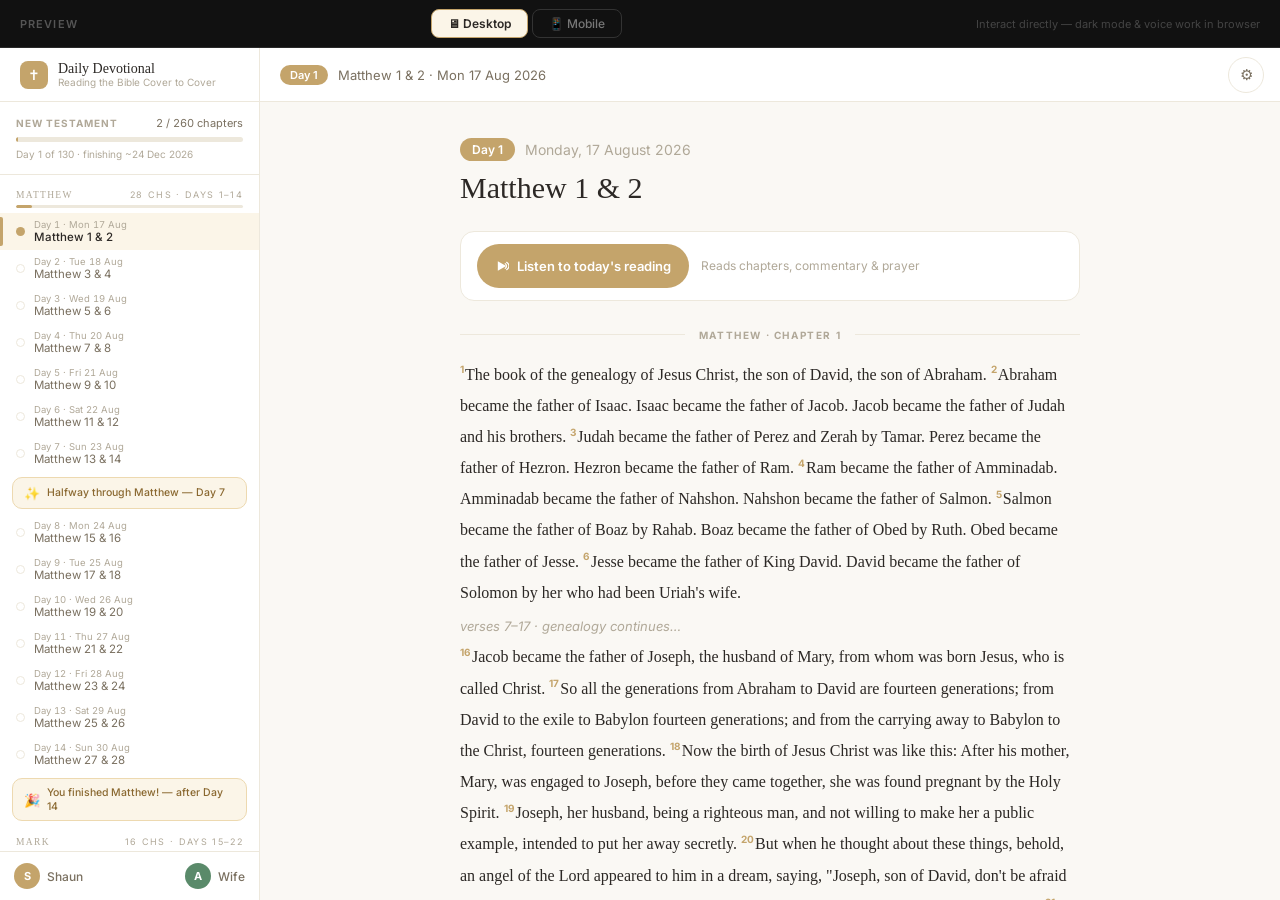
<file: preview.html>
<!DOCTYPE html>
<html lang="en" data-theme="light">
<head>
  <meta charset="UTF-8">
  <meta name="viewport" content="width=device-width, initial-scale=1.0">
  <title>Daily Devotional App</title>
  <link rel="preconnect" href="https://fonts.googleapis.com">
  <link rel="preconnect" href="https://fonts.gstatic.com" crossorigin>
  <link href="https://fonts.googleapis.com/css2?family=Inter:ital,wght@0,300;0,400;0,500;0,600;0,700;1,300&display=swap" rel="stylesheet">
  <style>
    /* ── TOKENS ──────────────────────────────────── */
    :root {
      --bg:           #FAF8F4;
      --surface:      #FFFFFF;
      --surface-2:    #F5F1EA;
      --gold:         #C4A46B;
      --gold-soft:    #EDD9B0;
      --gold-bg:      #FBF5E8;
      --border:       #EDE8DC;
      --text-1:       #2C2825;
      --text-2:       #7A7060;
      --text-3:       #B0A898;
      --missed:       #C0674A;
      --missed-bg:    #FDF0EC;
      --missed-border:#EAC4B5;
      --done:         #5A8A6A;
      --overlay:      rgba(30,25,18,0.45);
    }
    @media (prefers-color-scheme: dark) {
      :root:not([data-theme="light"]) {
        --bg:#1C1A17;--surface:#242018;--surface-2:#2C2820;
        --gold:#C4A46B;--gold-soft:#5A4820;--gold-bg:#2A2210;
        --border:#38332A;--text-1:#E8E0D4;--text-2:#A09080;--text-3:#6A6050;
        --missed:#D07858;--missed-bg:#2A1A10;--missed-border:#5A3020;
        --done:#6A9A7A;--overlay:rgba(0,0,0,0.65);
      }
    }
    :root[data-theme="dark"] {
      --bg:#1C1A17;--surface:#242018;--surface-2:#2C2820;
      --gold:#C4A46B;--gold-soft:#5A4820;--gold-bg:#2A2210;
      --border:#38332A;--text-1:#E8E0D4;--text-2:#A09080;--text-3:#6A6050;
      --missed:#D07858;--missed-bg:#2A1A10;--missed-border:#5A3020;
      --done:#6A9A7A;--overlay:rgba(0,0,0,0.65);
    }

    *, *::before, *::after { box-sizing: border-box; margin: 0; padding: 0; }

    /* ── PREVIEW SWITCHER ───────────────────────── */
    #preview-switcher {
      position: fixed; top: 0; left: 0; right: 0; z-index: 9999;
      height: 48px; background: #111; border-bottom: 1px solid #2A2A2A;
      display: flex; align-items: center; justify-content: space-between;
      padding: 0 20px; gap: 16px;
    }
    .sw-label {
      font-family: 'Inter', sans-serif; font-size: 11px; font-weight: 600;
      letter-spacing: 0.1em; text-transform: uppercase; color: #555;
    }
    .sw-tabs { display: flex; gap: 4px; }
    .sw-tab {
      padding: 6px 16px; border-radius: 8px; border: 1px solid #333;
      background: transparent; color: #777; font-family: 'Inter', sans-serif;
      font-size: 12px; font-weight: 500; cursor: pointer; transition: all 0.15s;
    }
    .sw-tab.active { background: #FBF5E8; border-color: #C4A46B; color: #2C2825; font-weight: 600; }
    .sw-tab:not(.active):hover { background: #1C1C1E; color: #999; }
    .sw-hint { font-size: 11px; color: #444; font-family: 'Inter', sans-serif; }

    /* ── OUTER STAGE (page body below switcher) ─── */
    body {
      font-family: 'Inter', system-ui, sans-serif;
      background: var(--bg);
      color: var(--text-1);
    }
    #stage {
      padding-top: 48px;
      height: 100vh;
      display: flex;
      flex-direction: column;
    }

    /* ── APP ROOT ─────────────────────────────────
       In desktop mode: fills remaining height.
       In mobile mode: becomes a phone frame.        */
    #app-root {
      flex: 1;
      display: flex;
      flex-direction: column;
      overflow: hidden;
      background: var(--bg);
    }

    /* ── MOBILE PREVIEW STAGE ─────────────────── */
    body.mobile-preview {
      background: #0D0D0D;
    }
    body.mobile-preview #stage {
      height: auto;
      min-height: 100vh;
      align-items: center;
      padding-bottom: 48px;
    }
    body.mobile-preview #app-root {
      flex: none;
      width: 393px;
      height: 852px;
      border-radius: 50px;
      border: 11px solid #2C2C2E;
      box-shadow:
        0 0 0 1px #444,
        0 0 0 2px #111,
        0 40px 120px rgba(0,0,0,0.85),
        inset 0 1px 0 rgba(255,255,255,0.08);
      margin-top: 24px;
      overflow: hidden;
      position: relative;
    }

    /* Simulated status bar area (mobile only) */
    .status-bar {
      display: none;
      height: 50px;
      background: var(--surface);
      flex-shrink: 0;
      align-items: flex-end;
      padding: 0 24px 8px;
      justify-content: space-between;
      position: relative;
      z-index: 10;
    }
    body.mobile-preview .status-bar { display: flex; }
    .status-time { font-size: 15px; font-weight: 600; color: var(--text-1); letter-spacing: -0.3px; }
    .status-icons {
      display: flex; gap: 6px; align-items: center;
    }
    .status-icons svg { fill: var(--text-1); }
    /* Dynamic Island pill */
    .status-bar::after {
      content: '';
      position: absolute;
      top: 10px; left: 50%; transform: translateX(-50%);
      width: 120px; height: 34px;
      background: #000;
      border-radius: 20px;
    }

    /* Home indicator */
    .home-indicator {
      display: none;
      height: 34px; background: var(--surface);
      flex-shrink: 0; align-items: center; justify-content: center;
    }
    body.mobile-preview .home-indicator { display: flex; }
    .home-bar {
      width: 134px; height: 5px; border-radius: 3px;
      background: var(--text-3); opacity: 0.4;
    }

    /* ── MOBILE OVERLAY (drawer backdrop) ──────── */
    .mobile-overlay {
      display: none;
      position: absolute; inset: 0; z-index: 40;
      background: rgba(0,0,0,0.45);
    }
    body.mobile-preview .mobile-overlay { display: block; opacity: 0; pointer-events: none; transition: opacity 0.25s; }
    body.mobile-preview .mobile-overlay.open { opacity: 1; pointer-events: all; }

    /* ── APP HEADER ──────────────────────────────── */
    .app-header {
      height: 54px; flex-shrink: 0;
      display: flex; align-items: center; justify-content: space-between;
      border-bottom: 1px solid var(--border); background: var(--surface);
    }

    /* Desktop header parts */
    .header-logo-block {
      width: 260px; height: 100%;
      display: flex; align-items: center; padding: 0 20px;
      border-right: 1px solid var(--border); gap: 10px; flex-shrink: 0;
    }
    .logo-mark {
      width: 28px; height: 28px; border-radius: 8px; background: var(--gold);
      display: flex; align-items: center; justify-content: center;
      color: white; font-size: 14px; flex-shrink: 0;
    }
    .logo-text { display: flex; flex-direction: column; gap: 1px; }
    .app-title { font-family: Georgia, serif; font-size: 14px; color: var(--text-1); font-weight: normal; line-height: 1; }
    .app-subtitle { font-size: 10px; color: var(--text-3); line-height: 1; }
    .header-day-info {
      padding: 0 20px; display: flex; align-items: center; gap: 10px; flex: 1;
    }
    .header-day-badge {
      padding: 3px 10px; background: var(--gold); color: white;
      border-radius: 20px; font-size: 11px; font-weight: 600;
    }
    .header-day-text { font-size: 13px; color: var(--text-2); }

    /* Mobile-only header parts */
    .hamburger-btn {
      display: none;
      width: 44px; height: 44px; margin-left: 8px;
      border: none; background: transparent; cursor: pointer;
      flex-shrink: 0; align-items: center; justify-content: center;
      color: var(--text-1); flex-direction: column; gap: 5px; border-radius: 10px;
    }
    .hamburger-btn:active { background: var(--surface-2); }
    .ham-line { display: block; width: 20px; height: 2px; background: var(--text-1); border-radius: 1px; }
    .mobile-header-center {
      display: none; flex: 1; flex-direction: column;
      align-items: center; justify-content: center; gap: 1px;
    }
    .mobile-header-title { font-family: Georgia, serif; font-size: 16px; color: var(--text-1); font-weight: normal; }
    .mobile-header-sub { font-size: 10px; color: var(--text-3); }

    .header-right { display: flex; align-items: center; gap: 8px; padding-right: 16px; }
    .icon-btn {
      width: 36px; height: 36px; border-radius: 50%;
      border: 1px solid var(--border); background: transparent;
      cursor: pointer; display: flex; align-items: center; justify-content: center;
      color: var(--text-2); font-size: 15px; transition: background 0.15s;
    }
    .icon-btn:hover { background: var(--surface-2); }

    /* Mobile header overrides */
    body.mobile-preview .header-logo-block,
    body.mobile-preview .header-day-info { display: none; }
    body.mobile-preview .hamburger-btn { display: flex; }
    body.mobile-preview .mobile-header-center { display: flex; }
    body.mobile-preview .app-header { height: 54px; padding: 0; }

    /* ── LAYOUT BODY ─────────────────────────────── */
    .app-body { display: flex; flex: 1; overflow: hidden; }

    /* ── SIDEBAR ─────────────────────────────────── */
    .sidebar {
      width: 260px; flex-shrink: 0;
      border-right: 1px solid var(--border); background: var(--surface);
      display: flex; flex-direction: column; overflow: hidden;
      transition: transform 0.25s ease;
    }

    /* Mobile: sidebar becomes a slide-in drawer */
    body.mobile-preview .sidebar {
      position: absolute; left: 0; top: 0; bottom: 0; z-index: 50;
      width: 280px; height: 100%;
      transform: translateX(-100%);
      box-shadow: 4px 0 24px rgba(0,0,0,0.15);
    }
    body.mobile-preview .sidebar.drawer-open { transform: translateX(0); }

    /* Close button inside sidebar (mobile only) */
    .sidebar-close-row {
      display: none;
      padding: 12px 16px 4px; justify-content: space-between; align-items: center;
    }
    body.mobile-preview .sidebar-close-row { display: flex; }
    .sidebar-close-btn {
      width: 30px; height: 30px; border-radius: 50%;
      border: 1px solid var(--border); background: transparent;
      cursor: pointer; display: flex; align-items: center; justify-content: center;
      color: var(--text-3); font-size: 14px;
    }
    .sidebar-close-label { font-size: 13px; font-weight: 600; color: var(--text-1); }

    .nt-progress { padding: 14px 16px; border-bottom: 1px solid var(--border); }
    .progress-row { display: flex; justify-content: space-between; align-items: baseline; margin-bottom: 7px; }
    .progress-label { font-size: 10px; font-weight: 700; letter-spacing: 0.1em; text-transform: uppercase; color: var(--text-3); }
    .progress-frac { font-size: 11px; color: var(--text-2); font-variant-numeric: tabular-nums; }
    .bar { height: 5px; background: var(--border); border-radius: 3px; overflow: hidden; }
    .bar-fill { height: 100%; background: var(--gold); border-radius: 3px; }
    .progress-sub { margin-top: 6px; font-size: 10px; color: var(--text-3); }

    .sidebar-list { flex: 1; overflow-y: auto; padding-bottom: 16px; }
    .sidebar-list::-webkit-scrollbar { width: 4px; }
    .sidebar-list::-webkit-scrollbar-thumb { background: var(--border); border-radius: 2px; }

    .book-group { margin-top: 4px; }
    .book-group-header { padding: 10px 16px 5px; }
    .book-group-name {
      font-family: Georgia, serif; font-size: 9.5px; letter-spacing: 0.14em;
      text-transform: uppercase; color: var(--text-3); font-weight: normal;
      display: flex; align-items: center; justify-content: space-between; margin-bottom: 5px;
    }
    .book-group-count { font-family: 'Inter', sans-serif; font-size: 9px; color: var(--text-3); }
    .book-bar { height: 3px; background: var(--border); border-radius: 2px; overflow: hidden; }
    .book-bar-fill { height: 100%; border-radius: 2px; }

    .day-row {
      display: flex; align-items: center; gap: 9px;
      padding: 7px 16px; cursor: pointer; position: relative; transition: background 0.1s;
    }
    .day-row:hover { background: var(--surface-2); }
    .day-row.is-active { background: var(--gold-bg); }
    .day-row.is-active::before {
      content: ''; position: absolute; left: 0; top: 4px; bottom: 4px;
      width: 3px; background: var(--gold); border-radius: 0 2px 2px 0;
    }
    .dot { width: 9px; height: 9px; border-radius: 50%; flex-shrink: 0; }
    .dot-done   { background: var(--done); }
    .dot-active { background: var(--gold); }
    .dot-future { background: transparent; border: 1.5px solid var(--border); }
    .dot-missed { background: var(--missed); }
    .day-row-info { flex: 1; min-width: 0; }
    .day-row-num { font-size: 9.5px; color: var(--text-3); font-variant-numeric: tabular-nums; line-height: 1; margin-bottom: 2px; }
    .day-row-chaps { font-size: 11.5px; color: var(--text-2); white-space: nowrap; overflow: hidden; text-overflow: ellipsis; line-height: 1; }
    .day-row.is-active .day-row-chaps { color: var(--text-1); font-weight: 500; }

    .milestone-chip {
      margin: 5px 12px; padding: 7px 11px;
      background: var(--gold-bg); border: 1px solid var(--gold-soft);
      border-radius: 10px; display: flex; align-items: center; gap: 7px;
    }
    .milestone-chip-icon { font-size: 13px; flex-shrink: 0; }
    .milestone-chip-text { font-size: 10.5px; color: #8A6830; font-weight: 500; line-height: 1.3; }

    .sidebar-footer {
      padding: 11px 14px; border-top: 1px solid var(--border);
      display: flex; align-items: center; justify-content: space-between;
    }
    .user-pill { display: flex; align-items: center; gap: 7px; }
    .user-av {
      width: 26px; height: 26px; border-radius: 50%; background: var(--gold); color: white;
      display: flex; align-items: center; justify-content: center; font-size: 11px; font-weight: 700;
    }
    .user-av.wife { background: var(--done); }
    .user-pill-name { font-size: 12px; color: var(--text-2); font-weight: 500; }

    /* ── MAIN CONTENT ─────────────────────────────── */
    .main-scroll { flex: 1; overflow-y: auto; background: var(--bg); }
    .main-scroll::-webkit-scrollbar { width: 6px; }
    .main-scroll::-webkit-scrollbar-thumb { background: var(--border); border-radius: 3px; }
    .main-inner { max-width: 700px; margin: 0 auto; padding: 36px 40px 80px; }

    /* Mobile main adjustments */
    body.mobile-preview .main-inner {
      max-width: 100%; padding: 20px 18px 80px;
    }

    /* ── VOICE PLAYER BAR ─────────────────────────── */
    .voice-bar {
      background: var(--surface); border: 1px solid var(--border);
      border-radius: 14px; padding: 12px 16px; margin-bottom: 24px;
      display: flex; align-items: center; gap: 12px;
    }
    body.mobile-preview .voice-bar { border-radius: 14px; }
    .voice-bar.hidden { display: none; }
    .voice-bar-idle { justify-content: flex-start; }
    .voice-bar-active { justify-content: space-between; }

    .listen-btn {
      display: inline-flex; align-items: center; gap: 8px;
      padding: 10px 18px; background: var(--gold); color: white;
      border: none; border-radius: 24px;
      font-family: 'Inter', sans-serif; font-size: 13px; font-weight: 600;
      cursor: pointer; transition: background 0.15s;
      min-height: 44px;
    }
    .listen-btn:hover { background: #B8924C; }
    .listen-hint { font-size: 12px; color: var(--text-3); }
    body.mobile-preview .listen-hint { display: none; }
    body.mobile-preview .listen-btn { flex: 1; justify-content: center; }

    .voice-section-label { display: flex; align-items: center; gap: 8px; flex: 1; min-width: 0; }
    .voice-pulse {
      width: 8px; height: 8px; border-radius: 50%; background: var(--gold);
      animation: pulse 1.4s ease-in-out infinite; flex-shrink: 0;
    }
    @keyframes pulse {
      0%,100%{opacity:1;transform:scale(1);}
      50%{opacity:0.4;transform:scale(0.7);}
    }
    .voice-pulse.paused { animation: none; opacity: 0.4; }
    .voice-now-reading { font-size: 11px; color: var(--text-3); white-space: nowrap; }
    .voice-section-name { font-size: 13px; font-weight: 600; color: var(--text-1); white-space: nowrap; overflow: hidden; text-overflow: ellipsis; }
    .voice-progress-track { flex: 1; height: 3px; background: var(--border); border-radius: 2px; overflow: hidden; }
    body.mobile-preview .voice-progress-track { display: none; }
    .voice-progress-fill { height: 100%; background: var(--gold); border-radius: 2px; transition: width 0.4s ease; }
    .voice-controls-right { display: flex; align-items: center; gap: 8px; flex-shrink: 0; }
    .voice-speed-select {
      appearance: none; background: var(--surface-2); border: 1px solid var(--border);
      color: var(--text-2); border-radius: 8px; padding: 5px 10px;
      font-family: 'Inter', sans-serif; font-size: 12px; font-weight: 600; cursor: pointer;
    }
    .voice-ctrl-btn {
      width: 38px; height: 38px; border-radius: 50%;
      border: 1px solid var(--border); background: var(--surface-2);
      display: flex; align-items: center; justify-content: center;
      cursor: pointer; color: var(--text-2); font-size: 15px;
      transition: background 0.1s; min-height: 44px; min-width: 44px;
    }
    .voice-ctrl-btn:hover { background: var(--border); color: var(--text-1); }
    .voice-ctrl-btn.stop-btn:hover { background: var(--missed-bg); border-color: var(--missed); color: var(--missed); }

    /* Mobile voice active bar: rearranged for compact display */
    body.mobile-preview .voice-bar-active {
      flex-wrap: wrap; gap: 10px;
    }
    body.mobile-preview .voice-section-label { width: 100%; }
    body.mobile-preview .voice-controls-right { margin-left: auto; }

    /* ── DAY HEADER ───────────────────────────────── */
    .day-header { margin-bottom: 24px; }
    .day-meta { display: flex; align-items: center; gap: 10px; margin-bottom: 8px; }
    .day-badge { padding: 4px 12px; background: var(--gold); color: white; border-radius: 20px; font-size: 12px; font-weight: 600; }
    .day-date { font-size: 14px; color: var(--text-3); }
    .day-title { font-family: Georgia, serif; font-size: 30px; color: var(--text-1); font-weight: normal; line-height: 1.25; text-wrap: balance; }
    body.mobile-preview .day-title { font-size: 24px; }
    body.mobile-preview .day-date { font-size: 13px; }

    /* ── CHAPTER SEP ──────────────────────────────── */
    .chapter-sep { display: flex; align-items: center; gap: 14px; margin: 28px 0 18px; }
    .chapter-sep-line { flex: 1; height: 1px; background: var(--border); }
    .chapter-sep-label { font-size: 10px; letter-spacing: 0.16em; text-transform: uppercase; color: var(--text-3); font-weight: 700; white-space: nowrap; }

    /* ── BIBLE TEXT ───────────────────────────────── */
    .bible-passage { font-family: Georgia, serif; font-size: 16px; line-height: 1.95; color: var(--text-1); }
    body.mobile-preview .bible-passage { font-size: 15px; line-height: 1.85; }
    .vn { font-family: 'Inter', sans-serif; font-size: 10px; font-weight: 700; color: var(--gold); vertical-align: super; margin-right: 1px; line-height: 0; }
    .verse-ellipsis { display: block; font-size: 13px; color: var(--text-3); font-style: italic; font-family: 'Inter', sans-serif; margin: 6px 0 2px; }
    .translation-note { margin-top: 8px; font-size: 11px; color: var(--text-3); font-style: italic; font-family: 'Inter', sans-serif; }

    /* ── SECTION SEP ──────────────────────────────── */
    .section-sep { display: flex; align-items: center; gap: 14px; margin: 36px 0 24px; }
    .section-sep-line { flex: 1; height: 1px; background: var(--border); }
    .section-sep-label { font-size: 10px; letter-spacing: 0.16em; text-transform: uppercase; color: var(--text-3); font-weight: 700; }

    /* ── COMMENTARY ───────────────────────────────── */
    .commentary-stack { display: flex; flex-direction: column; gap: 12px; margin-bottom: 36px; }
    .c-card { background: var(--surface); border: 1px solid var(--border); border-radius: 16px; padding: 20px 22px; }
    .c-eyebrow { font-size: 10px; font-weight: 700; letter-spacing: 0.1em; text-transform: uppercase; color: var(--gold); margin-bottom: 8px; }
    .c-body { font-size: 14.5px; line-height: 1.78; color: var(--text-2); }
    body.mobile-preview .c-body { font-size: 14px; }

    .kv-card {
      background: var(--gold-bg); border: 1px solid var(--gold-soft);
      border-radius: 16px; padding: 22px 24px; position: relative; overflow: hidden;
    }
    .kv-card::before {
      content: '\201C'; font-family: Georgia, serif; font-size: 96px;
      color: var(--gold); opacity: 0.15; position: absolute;
      top: -20px; left: 14px; line-height: 1; pointer-events: none;
    }
    .kv-text { font-family: Georgia, serif; font-size: 18px; line-height: 1.6; color: var(--text-1); font-style: italic; margin-bottom: 10px; position: relative; }
    body.mobile-preview .kv-text { font-size: 16px; }
    .kv-ref { font-size: 12px; font-weight: 700; color: var(--gold); letter-spacing: 0.06em; }

    .prayer-card {
      background: var(--surface); border: 1px solid var(--border);
      border-left: 3px solid var(--gold); border-radius: 0 16px 16px 0; padding: 18px 20px;
    }

    /* ── THOUGHTS OF THE DAY ──────────────────────── */
    .thoughts-sep { display: flex; align-items: center; gap: 14px; margin: 0 0 20px; }
    .thoughts-sep-line { flex: 1; height: 1px; background: var(--border); }
    .thoughts-sep-label { font-size: 10px; letter-spacing: 0.16em; text-transform: uppercase; color: var(--text-3); font-weight: 700; }

    .thoughts-grid { display: grid; grid-template-columns: 1fr 1fr; gap: 12px; }
    /* MOBILE: stack vertically */
    body.mobile-preview .thoughts-grid { grid-template-columns: 1fr; }

    .thought-card { background: var(--surface); border: 1px solid var(--border); border-radius: 16px; padding: 16px; }
    .thought-header { display: flex; align-items: center; gap: 10px; margin-bottom: 12px; }
    .thought-av {
      width: 34px; height: 34px; border-radius: 50%; background: var(--gold); color: white;
      display: flex; align-items: center; justify-content: center; font-size: 13px; font-weight: 700; flex-shrink: 0;
    }
    .thought-av.wife { background: var(--done); }
    .thought-av-name { font-weight: 600; font-size: 14px; color: var(--text-1); line-height: 1; }
    .thought-av-role { font-size: 11px; color: var(--text-3); margin-top: 2px; }
    .thought-textarea {
      width: 100%; min-height: 100px; border: 1px solid var(--border); border-radius: 10px;
      padding: 11px 13px; font-family: 'Inter', sans-serif; font-size: 14px;
      color: var(--text-1); background: var(--bg); resize: vertical; line-height: 1.6; outline: none;
    }
    .thought-textarea::placeholder { color: var(--text-3); }
    .thought-footer { display: flex; align-items: center; justify-content: flex-end; margin-top: 9px; gap: 10px; }
    .thought-time { font-size: 10.5px; color: var(--text-3); }
    .save-btn {
      padding: 9px 20px; background: var(--gold); color: white; border: none;
      border-radius: 22px; font-family: 'Inter', sans-serif; font-size: 13px;
      font-weight: 600; cursor: pointer; min-height: 44px;
    }
    .save-btn:hover { background: #B8924C; }
    .thought-read { font-size: 14px; line-height: 1.65; color: var(--text-2); font-style: italic; padding: 2px 0 6px; }
    .thought-read-meta { font-size: 10.5px; color: var(--text-3); margin-top: 4px; }

    /* ── SETTINGS MODAL ──────────────────────────── */
    .modal-overlay {
      position: fixed; inset: 0; z-index: 200;
      background: var(--overlay);
      display: flex; align-items: center; justify-content: center;
      opacity: 0; pointer-events: none; transition: opacity 0.2s;
    }
    .modal-overlay.open { opacity: 1; pointer-events: all; }
    .settings-modal {
      background: var(--surface); border: 1px solid var(--border); border-radius: 20px;
      width: 400px; max-width: calc(100vw - 40px); max-height: 82vh; overflow-y: auto;
      transform: translateY(12px) scale(0.98); transition: transform 0.2s;
      box-shadow: 0 20px 60px rgba(0,0,0,0.18);
    }
    body.mobile-preview .settings-modal {
      width: calc(100% - 24px); max-width: 370px; border-radius: 20px;
      max-height: 75vh;
    }
    .modal-overlay.open .settings-modal { transform: translateY(0) scale(1); }
    .settings-header {
      display: flex; align-items: center; justify-content: space-between;
      padding: 18px 22px 14px; border-bottom: 1px solid var(--border);
    }
    .settings-title { font-family: Georgia, serif; font-size: 18px; color: var(--text-1); font-weight: normal; }
    .modal-close {
      width: 28px; height: 28px; border-radius: 50%; border: 1px solid var(--border);
      background: transparent; cursor: pointer; display: flex; align-items: center;
      justify-content: center; color: var(--text-3); font-size: 16px;
    }
    .modal-close:hover { background: var(--surface-2); color: var(--text-1); }
    .settings-section { padding: 16px 22px; border-bottom: 1px solid var(--border); }
    .settings-section:last-child { border-bottom: none; }
    .settings-section-label { font-size: 9.5px; font-weight: 700; letter-spacing: 0.12em; text-transform: uppercase; color: var(--text-3); margin-bottom: 12px; }
    .settings-field { margin-bottom: 12px; }
    .settings-field:last-child { margin-bottom: 0; }
    .field-label { font-size: 12px; color: var(--text-2); font-weight: 500; margin-bottom: 5px; }
    .field-input {
      width: 100%; padding: 9px 12px; border: 1px solid var(--border); border-radius: 10px;
      background: var(--bg); color: var(--text-1); font-family: 'Inter', sans-serif; font-size: 14px; outline: none;
    }
    .field-input:focus { border-color: var(--gold); }
    .role-buttons { display: flex; gap: 8px; }
    .role-btn {
      flex: 1; padding: 9px 12px; border: 1px solid var(--border); border-radius: 10px;
      background: var(--bg); color: var(--text-2); font-family: 'Inter', sans-serif;
      font-size: 13px; font-weight: 500; cursor: pointer; min-height: 44px;
    }
    .role-btn.selected { background: var(--gold-bg); border-color: var(--gold); color: var(--text-1); font-weight: 600; }
    .settings-row { display: flex; align-items: center; justify-content: space-between; padding: 10px 0; }
    .settings-row + .settings-row { border-top: 1px solid var(--border); }
    .settings-row-label { font-size: 14px; color: var(--text-1); font-weight: 500; }
    .settings-row-desc { font-size: 11.5px; color: var(--text-3); margin-top: 2px; }
    .toggle-input { display: none; }
    .toggle-label {
      display: block; width: 46px; height: 28px; background: var(--border); border-radius: 14px;
      cursor: pointer; position: relative; transition: background 0.2s; flex-shrink: 0;
    }
    .toggle-label::after {
      content: ''; position: absolute; width: 22px; height: 22px; border-radius: 50%;
      background: white; top: 3px; left: 3px; transition: transform 0.2s;
      box-shadow: 0 1px 4px rgba(0,0,0,0.2);
    }
    .toggle-input:checked + .toggle-label { background: var(--gold); }
    .toggle-input:checked + .toggle-label::after { transform: translateX(18px); }
    .about-block { color: var(--text-3); font-size: 13px; line-height: 1.7; }
    .about-block strong { color: var(--text-2); }
  </style>
</head>
<body>

  <!-- ── PREVIEW SWITCHER ──────────────────────── -->
  <div id="preview-switcher">
    <span class="sw-label">Preview</span>
    <div class="sw-tabs">
      <button id="btnDesktop" class="sw-tab active" onclick="setPreviewMode('desktop')">🖥 Desktop</button>
      <button id="btnMobile" class="sw-tab" onclick="setPreviewMode('mobile')">📱 Mobile</button>
    </div>
    <span class="sw-hint">Interact directly — dark mode &amp; voice work in browser</span>
  </div>

  <!-- ── STAGE ─────────────────────────────────── -->
  <div id="stage">

    <!-- ── APP ROOT ─────────────────────────────── -->
    <div id="app-root">

      <!-- Status bar (mobile visual only) -->
      <div class="status-bar">
        <span class="status-time">9:41</span>
        <div class="status-icons">
          <svg width="16" height="12" viewBox="0 0 16 12"><rect x="0" y="3" width="3" height="9" rx="1" opacity="0.3"/><rect x="4" y="2" width="3" height="10" rx="1" opacity="0.5"/><rect x="8" y="1" width="3" height="11" rx="1" opacity="0.7"/><rect x="12" y="0" width="3" height="12" rx="1"/></svg>
          <svg width="16" height="12" viewBox="0 0 16 12"><path d="M8 2C5.5 2 3.3 3.1 1.8 4.8L0 3C2 1.1 4.8 0 8 0s6 1.1 8 3l-1.8 1.8C12.7 3.1 10.5 2 8 2z" opacity="0.4"/><path d="M8 6c-1.4 0-2.6.6-3.5 1.5L3 6C4.3 4.7 6.1 4 8 4s3.7.7 5 2L11.5 7.5C10.6 6.6 9.4 6 8 6z" opacity="0.7"/><circle cx="8" cy="10" r="2"/></svg>
          <svg width="25" height="12" viewBox="0 0 25 12"><rect x="0" y="1" width="22" height="10" rx="3" stroke="currentColor" stroke-width="1.2" fill="none"/><rect x="22.5" y="3.5" width="2" height="5" rx="1" fill="currentColor" opacity="0.4"/><rect x="1.5" y="2.5" width="16" height="7" rx="2" fill="currentColor"/></svg>
        </div>
      </div>

      <!-- Mobile menu overlay -->
      <div class="mobile-overlay" id="mobileOverlay" onclick="closeMobileMenu()"></div>

      <!-- ── HEADER ────────────────────────────── -->
      <header class="app-header">
        <!-- Mobile: hamburger -->
        <button class="hamburger-btn" onclick="openMobileMenu()">
          <span class="ham-line"></span>
          <span class="ham-line"></span>
          <span class="ham-line"></span>
        </button>

        <!-- Desktop: full left block -->
        <div class="header-left" style="display:flex;align-items:center;height:100%;">
          <div class="header-logo-block">
            <div class="logo-mark">✝</div>
            <div class="logo-text">
              <span class="app-title">Daily Devotional</span>
              <span class="app-subtitle">Reading the Bible Cover to Cover</span>
            </div>
          </div>
          <div class="header-day-info">
            <span class="header-day-badge">Day 1</span>
            <span class="header-day-text">Matthew 1 &amp; 2 · Mon 17 Aug 2026</span>
          </div>
        </div>

        <!-- Mobile: centred title -->
        <div class="mobile-header-center">
          <span class="mobile-header-title">Daily Devotional</span>
          <span class="mobile-header-sub">Day 1 · Matthew 1 &amp; 2</span>
        </div>

        <div class="header-right">
          <button class="icon-btn" onclick="openSettings()" title="Settings">⚙</button>
        </div>
      </header>

      <!-- ── APP BODY ───────────────────────────── -->
      <div class="app-body">

        <!-- SIDEBAR -->
        <aside class="sidebar" id="sidebar">
          <!-- Close button row (mobile) -->
          <div class="sidebar-close-row">
            <span class="sidebar-close-label">Menu</span>
            <button class="sidebar-close-btn" onclick="closeMobileMenu()">✕</button>
          </div>

          <div class="nt-progress">
            <div class="progress-row">
              <span class="progress-label">New Testament</span>
              <span class="progress-frac">2 / 260 chapters</span>
            </div>
            <div class="bar"><div class="bar-fill" style="width:0.8%"></div></div>
            <div class="progress-sub">Day 1 of 130 · finishing ~24 Dec 2026</div>
          </div>

          <div class="sidebar-list">
            <div class="book-group">
              <div class="book-group-header">
                <div class="book-group-name">Matthew <span class="book-group-count">28 chs · Days 1–14</span></div>
                <div class="book-bar"><div class="book-bar-fill" style="width:7%;background:var(--gold)"></div></div>
              </div>
              <div class="day-row is-active" onclick="closeMobileMenu()">
                <div class="dot dot-active"></div>
                <div class="day-row-info"><div class="day-row-num">Day 1 · Mon 17 Aug</div><div class="day-row-chaps">Matthew 1 &amp; 2</div></div>
              </div>
              <div class="day-row"><div class="dot dot-future"></div><div class="day-row-info"><div class="day-row-num">Day 2 · Tue 18 Aug</div><div class="day-row-chaps">Matthew 3 &amp; 4</div></div></div>
              <div class="day-row"><div class="dot dot-future"></div><div class="day-row-info"><div class="day-row-num">Day 3 · Wed 19 Aug</div><div class="day-row-chaps">Matthew 5 &amp; 6</div></div></div>
              <div class="day-row"><div class="dot dot-future"></div><div class="day-row-info"><div class="day-row-num">Day 4 · Thu 20 Aug</div><div class="day-row-chaps">Matthew 7 &amp; 8</div></div></div>
              <div class="day-row"><div class="dot dot-future"></div><div class="day-row-info"><div class="day-row-num">Day 5 · Fri 21 Aug</div><div class="day-row-chaps">Matthew 9 &amp; 10</div></div></div>
              <div class="day-row"><div class="dot dot-future"></div><div class="day-row-info"><div class="day-row-num">Day 6 · Sat 22 Aug</div><div class="day-row-chaps">Matthew 11 &amp; 12</div></div></div>
              <div class="day-row"><div class="dot dot-future"></div><div class="day-row-info"><div class="day-row-num">Day 7 · Sun 23 Aug</div><div class="day-row-chaps">Matthew 13 &amp; 14</div></div></div>
              <div class="milestone-chip"><span class="milestone-chip-icon">✨</span><span class="milestone-chip-text">Halfway through Matthew — Day 7</span></div>
              <div class="day-row"><div class="dot dot-future"></div><div class="day-row-info"><div class="day-row-num">Day 8 · Mon 24 Aug</div><div class="day-row-chaps">Matthew 15 &amp; 16</div></div></div>
              <div class="day-row"><div class="dot dot-future"></div><div class="day-row-info"><div class="day-row-num">Day 9 · Tue 25 Aug</div><div class="day-row-chaps">Matthew 17 &amp; 18</div></div></div>
              <div class="day-row"><div class="dot dot-future"></div><div class="day-row-info"><div class="day-row-num">Day 10 · Wed 26 Aug</div><div class="day-row-chaps">Matthew 19 &amp; 20</div></div></div>
              <div class="day-row"><div class="dot dot-future"></div><div class="day-row-info"><div class="day-row-num">Day 11 · Thu 27 Aug</div><div class="day-row-chaps">Matthew 21 &amp; 22</div></div></div>
              <div class="day-row"><div class="dot dot-future"></div><div class="day-row-info"><div class="day-row-num">Day 12 · Fri 28 Aug</div><div class="day-row-chaps">Matthew 23 &amp; 24</div></div></div>
              <div class="day-row"><div class="dot dot-future"></div><div class="day-row-info"><div class="day-row-num">Day 13 · Sat 29 Aug</div><div class="day-row-chaps">Matthew 25 &amp; 26</div></div></div>
              <div class="day-row"><div class="dot dot-future"></div><div class="day-row-info"><div class="day-row-num">Day 14 · Sun 30 Aug</div><div class="day-row-chaps">Matthew 27 &amp; 28</div></div></div>
              <div class="milestone-chip"><span class="milestone-chip-icon">🎉</span><span class="milestone-chip-text">You finished Matthew! — after Day 14</span></div>
            </div>
            <div class="book-group">
              <div class="book-group-header">
                <div class="book-group-name">Mark <span class="book-group-count">16 chs · Days 15–22</span></div>
                <div class="book-bar"><div class="book-bar-fill" style="width:0%"></div></div>
              </div>
              <div class="day-row"><div class="dot dot-future"></div><div class="day-row-info"><div class="day-row-num">Day 15 · Mon 31 Aug</div><div class="day-row-chaps">Mark 1 &amp; 2</div></div></div>
              <div class="day-row"><div class="dot dot-future"></div><div class="day-row-info"><div class="day-row-num">Day 16 · Tue 1 Sep</div><div class="day-row-chaps">Mark 3 &amp; 4</div></div></div>
              <div style="padding:4px 16px 8px;font-size:10.5px;color:var(--text-3)">+ 6 more days…</div>
            </div>
            <div class="book-group">
              <div class="book-group-header">
                <div class="book-group-name">Luke <span class="book-group-count">24 chs · Days 23–34</span></div>
                <div class="book-bar"><div class="book-bar-fill" style="width:0%"></div></div>
              </div>
              <div style="padding:4px 16px 8px;font-size:10.5px;color:var(--text-3)">12 days ahead…</div>
            </div>
          </div>

          <div class="sidebar-footer">
            <div class="user-pill"><div class="user-av">S</div><span class="user-pill-name">Shaun</span></div>
            <div class="user-pill"><div class="user-av wife">A</div><span class="user-pill-name">Wife</span></div>
          </div>
        </aside>

        <!-- MAIN SCROLL -->
        <div class="main-scroll">
          <div class="main-inner">

            <!-- Day header -->
            <div class="day-header">
              <div class="day-meta">
                <span class="day-badge">Day 1</span>
                <span class="day-date">Monday, 17 August 2026</span>
              </div>
              <h1 class="day-title">Matthew 1 &amp; 2</h1>
            </div>

            <!-- Voice player (idle) -->
            <div class="voice-bar voice-bar-idle" id="voiceBarIdle">
              <button class="listen-btn" onclick="startReading()">
                <svg width="14" height="14" viewBox="0 0 15 15" fill="none"><path d="M3 2.5v10l9-5-9-5z" fill="currentColor"/><path d="M11 5c.8.5 1.3 1.4 1.3 2.5S11.8 9.5 11 10" stroke="currentColor" stroke-width="1.3" stroke-linecap="round" fill="none"/><path d="M12.5 3.5C14 4.5 15 5.9 15 7.5s-1 3-2.5 4" stroke="currentColor" stroke-width="1.3" stroke-linecap="round" fill="none"/></svg>
                Listen to today's reading
              </button>
              <span class="listen-hint">Reads chapters, commentary &amp; prayer</span>
            </div>

            <!-- Voice player (active) -->
            <div class="voice-bar voice-bar-active hidden" id="voiceBarActive">
              <div class="voice-section-label">
                <div class="voice-pulse" id="voicePulse"></div>
                <div>
                  <div class="voice-now-reading">Now reading</div>
                  <div class="voice-section-name" id="voiceSectionName">Matthew · Chapter 1</div>
                </div>
              </div>
              <div class="voice-progress-track">
                <div class="voice-progress-fill" id="voiceProgressFill" style="width:0%"></div>
              </div>
              <div class="voice-controls-right">
                <select class="voice-speed-select" id="voiceSpeedSelect" onchange="changeSpeed(this.value)">
                  <option value="0.8">0.8×</option>
                  <option value="1.0" selected>1.0×</option>
                  <option value="1.2">1.2×</option>
                  <option value="1.5">1.5×</option>
                </select>
                <button class="voice-ctrl-btn" id="voicePauseBtn" onclick="togglePause()" title="Pause">⏸</button>
                <button class="voice-ctrl-btn stop-btn" onclick="stopReading()" title="Stop">⏹</button>
              </div>
            </div>

            <!-- Chapter 1 -->
            <div class="chapter-sep">
              <div class="chapter-sep-line"></div>
              <span class="chapter-sep-label">Matthew · Chapter 1</span>
              <div class="chapter-sep-line"></div>
            </div>
            <div class="bible-passage" id="ch1-passage">
              <sup class="vn">1</sup>The book of the genealogy of Jesus Christ, the son of David, the son of Abraham.
              <sup class="vn">2</sup>Abraham became the father of Isaac. Isaac became the father of Jacob. Jacob became the father of Judah and his brothers.
              <sup class="vn">3</sup>Judah became the father of Perez and Zerah by Tamar. Perez became the father of Hezron. Hezron became the father of Ram.
              <sup class="vn">4</sup>Ram became the father of Amminadab. Amminadab became the father of Nahshon. Nahshon became the father of Salmon.
              <sup class="vn">5</sup>Salmon became the father of Boaz by Rahab. Boaz became the father of Obed by Ruth. Obed became the father of Jesse.
              <sup class="vn">6</sup>Jesse became the father of King David. David became the father of Solomon by her who had been Uriah's wife.
              <span class="verse-ellipsis" data-voice-skip>verses 7–17 · genealogy continues…</span>
              <sup class="vn">16</sup>Jacob became the father of Joseph, the husband of Mary, from whom was born Jesus, who is called Christ.
              <sup class="vn">17</sup>So all the generations from Abraham to David are fourteen generations; from David to the exile to Babylon fourteen generations; and from the carrying away to Babylon to the Christ, fourteen generations.
              <sup class="vn">18</sup>Now the birth of Jesus Christ was like this: After his mother, Mary, was engaged to Joseph, before they came together, she was found pregnant by the Holy Spirit.
              <sup class="vn">19</sup>Joseph, her husband, being a righteous man, and not willing to make her a public example, intended to put her away secretly.
              <sup class="vn">20</sup>But when he thought about these things, behold, an angel of the Lord appeared to him in a dream, saying, "Joseph, son of David, don't be afraid to take to yourself Mary, your wife, for that which is conceived in her is of the Holy Spirit.
              <sup class="vn">21</sup>She shall give birth to a son. You shall call his name Jesus, for it is he who shall save his people from their sins."
              <sup class="vn">22</sup>Now all this happened that it might be fulfilled which was spoken by the Lord through the prophet, saying,
              <sup class="vn">23</sup>"Behold, the virgin shall be with child, and shall give birth to a son. They shall call his name Immanuel"; which is, being interpreted, "God with us."
              <sup class="vn">24</sup>Joseph arose from his sleep, and did as the angel of the Lord commanded him, and took his wife to himself;
              <sup class="vn">25</sup>and didn't know her sexually until she had given birth to her firstborn son. He named him Jesus.
            </div>
            <p class="translation-note">World English Bible (WEB)</p>

            <!-- Chapter 2 -->
            <div class="chapter-sep">
              <div class="chapter-sep-line"></div>
              <span class="chapter-sep-label">Matthew · Chapter 2</span>
              <div class="chapter-sep-line"></div>
            </div>
            <div class="bible-passage" id="ch2-passage">
              <sup class="vn">1</sup>Now when Jesus was born in Bethlehem of Judea in the days of King Herod, behold, wise men from the east came to Jerusalem, saying,
              <sup class="vn">2</sup>"Where is he who is born King of the Jews? For we saw his star in the east, and have come to worship him."
              <sup class="vn">3</sup>When King Herod heard it, he was troubled, and all Jerusalem with him.
              <sup class="vn">4</sup>Gathering together all the chief priests and scribes of the people, he asked them where the Christ would be born.
              <sup class="vn">5</sup>They said to him, "In Bethlehem of Judea, for this is written through the prophet:
              <sup class="vn">6</sup>'You Bethlehem, land of Judah, are in no way least among the princes of Judah: for out of you shall come a governor who shall shepherd my people, Israel.'"
              <sup class="vn">7</sup>Then Herod secretly called the wise men, and learned from them exactly what time the star appeared.
              <sup class="vn">8</sup>He sent them to Bethlehem, and said, "Go and search diligently for the young child. When you have found him, bring me word, so that I also may come and worship him."
              <sup class="vn">9</sup>They, having heard the king, went their way; and behold, the star, which they saw in the east, went before them until it came and stood over where the young child was.
              <sup class="vn">10</sup>When they saw the star, they rejoiced with exceedingly great joy.
              <sup class="vn">11</sup>They came into the house and saw the young child with Mary, his mother, and they fell down and worshiped him. Opening their treasures, they offered to him gifts: gold, frankincense, and myrrh.
              <sup class="vn">12</sup>Being warned in a dream that they shouldn't return to Herod, they went back to their own country another way.
              <sup class="vn">13</sup>Now when they had departed, behold, an angel of the Lord appeared to Joseph in a dream, saying, "Arise and take the young child and his mother, and flee into Egypt, and stay there until I tell you, for Herod will seek the young child to destroy him."
              <sup class="vn">14</sup>He arose and took the young child and his mother by night, and departed into Egypt,
              <sup class="vn">15</sup>and was there until the death of Herod; that it might be fulfilled which was spoken by the Lord through the prophet, saying, "Out of Egypt I called my son."
              <span class="verse-ellipsis" data-voice-skip>verses 16–18 · the massacre of the innocents…</span>
              <sup class="vn">19</sup>But when Herod was dead, behold, an angel of the Lord appeared in a dream to Joseph in Egypt, saying,
              <sup class="vn">20</sup>"Arise and take the young child and his mother, and go into the land of Israel, for those who sought the young child's life are dead."
              <sup class="vn">21</sup>He arose and took the young child and his mother, and came into the land of Israel.
              <sup class="vn">22</sup>But when he heard that Archelaus was reigning over Judea in the place of his father, Herod, he was afraid to go there. Being warned in a dream, he withdrew into the region of Galilee,
              <sup class="vn">23</sup>and came and lived in a city called Nazareth; that it might be fulfilled which was spoken through the prophets, that he will be called a Nazarene.
            </div>
            <p class="translation-note">World English Bible (WEB)</p>

            <!-- Reflection -->
            <div class="section-sep">
              <div class="section-sep-line"></div>
              <span class="section-sep-label">Reflection</span>
              <div class="section-sep-line"></div>
            </div>
            <div class="commentary-stack">
              <div class="c-card">
                <div class="c-eyebrow">What's happening</div>
                <div class="c-body" id="whats-happening-body">Chapter 1 opens Matthew's Gospel with a genealogy tracing Jesus' lineage from Abraham through David to Joseph, establishing his rightful place in Israel's story. Matthew then recounts the announcement of Jesus' conception by the Holy Spirit to a troubled Joseph, who chooses faithfulness over reputation. Chapter 2 shifts to the arrival of Magi from the east, whose worship of the newborn king triggers Herod's jealous rage. Through divine warnings and dreams, the holy family flees to Egypt, fulfilling ancient prophecy, before returning safely to settle in Nazareth after Herod's death.</div>
              </div>
              <div class="kv-card">
                <div class="c-eyebrow">Key verse</div>
                <div class="kv-text" id="kv-text">"She shall give birth to a son. You shall call his name Jesus, for it is he who shall save his people from their sins."</div>
                <div class="kv-ref" id="kv-ref">Matthew 1:21 · WEB</div>
              </div>
              <div class="c-card">
                <div class="c-eyebrow">Commentary</div>
                <div class="c-body" id="commentary-body">Matthew begins not with drama but with a list of names — a bold choice that grounds Jesus firmly in the sweep of Israel's history. As William Barclay observed, this genealogy was Matthew's way of saying to his Jewish audience: this is the One your whole story has been moving toward. The name "Jesus" — Yeshua — means "God saves," and Matthew wants us to feel the weight of that claim before we read another word. N.T. Wright notes that Joseph's quiet act of obedience is itself a kind of foreshadowing: the whole Gospel will ask ordinary people to receive extraordinary news and act on it. The Magi in chapter 2 are a striking counterpoint — foreign Gentiles who worship the Jewish Messiah while Jerusalem's own king plots his murder. Craig Keener points out that Matthew is already signalling what Jesus will be: saviour not only of Israel but of the nations, welcomed by unexpected outsiders, rejected by those who should have known him best.</div>
              </div>
              <div class="prayer-card">
                <div class="c-eyebrow">A prayer for today</div>
                <div class="c-body" id="prayer-body">Lord Jesus, as I begin this journey through your Word, open my eyes to see you in every chapter — not as a distant figure from history, but as the living Saviour Matthew introduces. Thank you that your story reaches all the way back through generations of broken, ordinary people, and that you chose to enter our world through that very brokenness. Like Joseph, give me the courage to trust your word even when it asks something difficult of me. And like the Magi, let me seek you with everything I have, and bow in wonder when I find you. Amen.</div>
              </div>
            </div>

            <!-- Thoughts of the Day -->
            <div class="thoughts-sep">
              <div class="thoughts-sep-line"></div>
              <span class="thoughts-sep-label">Thoughts of the Day</span>
              <div class="thoughts-sep-line"></div>
            </div>
            <div class="thoughts-grid">
              <div class="thought-card">
                <div class="thought-header">
                  <div class="thought-av">S</div>
                  <div><div class="thought-av-name">Shaun</div><div class="thought-av-role">Husband</div></div>
                </div>
                <textarea class="thought-textarea" placeholder="What stood out to you today? What is God saying to you through this passage?"></textarea>
                <div class="thought-footer">
                  <span class="thought-time">Not yet saved</span>
                  <button class="save-btn">Save reflection</button>
                </div>
              </div>
              <div class="thought-card">
                <div class="thought-header">
                  <div class="thought-av wife">A</div>
                  <div><div class="thought-av-name">Wife</div><div class="thought-av-role">Reading together</div></div>
                </div>
                <div class="thought-read">The genealogy really struck me — so many unexpected names, Rahab, Ruth, Tamar. God doesn't write the story we'd expect. And Joseph's quiet trust even when he didn't understand moved me. I want that kind of faith — to just do the next right thing even when it costs me something.</div>
                <div class="thought-read-meta">Saved at 7:42 am · 17 Aug 2026</div>
              </div>
            </div>

          </div>
        </div><!-- end main-scroll -->
      </div><!-- end app-body -->

      <!-- Home indicator (mobile) -->
      <div class="home-indicator"><div class="home-bar"></div></div>

    </div><!-- end app-root -->
  </div><!-- end stage -->

  <!-- ── SETTINGS MODAL ─────────────────────────── -->
  <div class="modal-overlay" id="settingsOverlay" onclick="handleOverlayClick(event)">
    <div class="settings-modal">
      <div class="settings-header">
        <span class="settings-title">Settings</span>
        <button class="modal-close" onclick="closeSettings()">✕</button>
      </div>
      <div class="settings-section">
        <div class="settings-section-label">Profile</div>
        <div class="settings-field">
          <div class="field-label">Your name</div>
          <input type="text" class="field-input" value="Shaun" placeholder="Your name">
        </div>
        <div class="settings-field">
          <div class="field-label">Reading as</div>
          <div class="role-buttons">
            <button class="role-btn selected">Husband</button>
            <button class="role-btn">Wife</button>
          </div>
        </div>
      </div>
      <div class="settings-section">
        <div class="settings-section-label">Appearance</div>
        <div class="settings-row">
          <div>
            <div class="settings-row-label">Dark mode</div>
            <div class="settings-row-desc">Easier on the eyes at night</div>
          </div>
          <input type="checkbox" class="toggle-input" id="darkModeToggle" onchange="toggleDarkMode(this)">
          <label class="toggle-label" for="darkModeToggle"></label>
        </div>
      </div>
      <div class="settings-section">
        <div class="settings-section-label">Voice &amp; Audio</div>
        <div class="settings-row">
          <div>
            <div class="settings-row-label">Read aloud</div>
            <div class="settings-row-desc">Tap "Listen" to hear chapters, commentary &amp; prayer</div>
          </div>
        </div>
        <div class="settings-row">
          <div>
            <div class="settings-row-label">Default speed</div>
            <div class="settings-row-desc">How fast the voice reads</div>
          </div>
          <select class="voice-speed-select" style="font-size:13px;padding:7px 12px" onchange="document.getElementById('voiceSpeedSelect').value=this.value">
            <option value="0.8">0.8×</option>
            <option value="1.0" selected>1.0×</option>
            <option value="1.2">1.2×</option>
            <option value="1.5">1.5×</option>
          </select>
        </div>
      </div>
      <div class="settings-section">
        <div class="settings-section-label">Notifications</div>
        <div class="settings-row">
          <div><div class="settings-row-label">Morning reminder</div><div class="settings-row-desc">8:00 am daily</div></div>
          <input type="checkbox" class="toggle-input" id="morningToggle" checked>
          <label class="toggle-label" for="morningToggle"></label>
        </div>
        <div class="settings-row">
          <div><div class="settings-row-label">Evening nudge</div><div class="settings-row-desc">9:00 pm if unread</div></div>
          <input type="checkbox" class="toggle-input" id="eveningToggle" checked>
          <label class="toggle-label" for="eveningToggle"></label>
        </div>
      </div>
      <div class="settings-section">
        <div class="settings-section-label">About</div>
        <div class="about-block">
          <strong>Daily Devotional App</strong><br>
          Reading the Bible Cover to Cover<br><br>
          Bible text: <strong>World English Bible (WEB)</strong><br>
          Public domain · no copyright restrictions<br><br>
          Version 1.0 · Preview build
        </div>
      </div>
    </div>
  </div>

  <script>
    /* ── PREVIEW SWITCHER ────────────────────────── */
    function setPreviewMode(mode) {
      document.body.classList.toggle('mobile-preview', mode === 'mobile');
      document.getElementById('btnDesktop').classList.toggle('active', mode === 'desktop');
      document.getElementById('btnMobile').classList.toggle('active', mode === 'mobile');
      // Close sidebar if switching modes
      closeMobileMenu();
      stopReading();
    }

    /* ── DARK MODE ───────────────────────────────── */
    function toggleDarkMode(cb) {
      document.documentElement.dataset.theme = cb.checked ? 'dark' : 'light';
      localStorage.setItem('theme', cb.checked ? 'dark' : 'light');
    }
    (function() {
      const s = localStorage.getItem('theme');
      if (s) {
        document.documentElement.dataset.theme = s;
        const cb = document.getElementById('darkModeToggle');
        if (cb && s === 'dark') cb.checked = true;
      }
    })();

    /* ── SETTINGS ────────────────────────────────── */
    function openSettings() { document.getElementById('settingsOverlay').classList.add('open'); }
    function closeSettings() { document.getElementById('settingsOverlay').classList.remove('open'); }
    function handleOverlayClick(e) { if (e.target === document.getElementById('settingsOverlay')) closeSettings(); }
    document.addEventListener('keydown', e => { if (e.key === 'Escape') { closeSettings(); closeMobileMenu(); } });

    /* ── MOBILE DRAWER ───────────────────────────── */
    function openMobileMenu() {
      document.getElementById('sidebar').classList.add('drawer-open');
      document.getElementById('mobileOverlay').classList.add('open');
    }
    function closeMobileMenu() {
      document.getElementById('sidebar').classList.remove('drawer-open');
      document.getElementById('mobileOverlay').classList.remove('open');
    }

    /* ── VOICE / TTS ─────────────────────────────── */
    let voiceSections = [], voiceIndex = 0, voicePaused = false;

    function buildPassageText(id) {
      const el = document.getElementById(id);
      if (!el) return '';
      const clone = el.cloneNode(true);
      clone.querySelectorAll('[data-voice-skip]').forEach(n => n.remove());
      clone.querySelectorAll('.vn').forEach(n => { n.textContent = n.textContent.trim() + '. '; });
      return clone.textContent.replace(/\s+/g, ' ').trim();
    }

    function buildSections() {
      return [
        { label: 'Day 1 · Matthew 1 & 2', text: 'Day 1. Monday, 17th August 2026. Today we are reading Matthew, chapters 1 and 2.' },
        { label: 'Matthew · Chapter 1', text: 'Matthew. Chapter 1. ' + buildPassageText('ch1-passage') },
        { label: 'Matthew · Chapter 2', text: 'Matthew. Chapter 2. ' + buildPassageText('ch2-passage') },
        { label: "What's happening", text: "What is happening. " + (document.getElementById('whats-happening-body')?.textContent.trim() || '') },
        { label: 'Key verse — Matthew 1:21', text: 'Key verse. Matthew 1, verse 21. ' + (document.getElementById('kv-text')?.textContent.replace(/[""]/g,'').trim() || '') },
        { label: 'Commentary', text: 'Commentary. ' + (document.getElementById('commentary-body')?.textContent.trim() || '') },
        { label: 'A prayer for today', text: 'A prayer for today. ' + (document.getElementById('prayer-body')?.textContent.trim() || '') }
      ];
    }

    function updateVoiceUI(idx, paused) {
      document.getElementById('voiceSectionName').textContent = voiceSections[idx]?.label || '';
      document.getElementById('voiceProgressFill').style.width = (((idx + 1) / voiceSections.length) * 100) + '%';
      document.getElementById('voicePulse').classList.toggle('paused', paused);
      const btn = document.getElementById('voicePauseBtn');
      btn.textContent = paused ? '▶' : '⏸';
      btn.title = paused ? 'Resume' : 'Pause';
    }

    function speakSection(idx) {
      if (idx >= voiceSections.length) { stopReading(); return; }
      voiceIndex = idx;
      const rate = parseFloat(document.getElementById('voiceSpeedSelect').value) || 1.0;
      const utt = new SpeechSynthesisUtterance(voiceSections[idx].text);
      utt.rate = rate; utt.lang = 'en-US';
      utt.onend = () => { if (!voicePaused) speakSection(idx + 1); };
      utt.onerror = e => { if (e.error !== 'interrupted') stopReading(); };
      updateVoiceUI(idx, false);
      window.speechSynthesis.speak(utt);
    }

    function startReading() {
      if (!('speechSynthesis' in window)) { alert('Text-to-speech not supported. Try Chrome or Safari.'); return; }
      window.speechSynthesis.cancel();
      voiceSections = buildSections();
      voicePaused = false;
      document.getElementById('voiceBarIdle').classList.add('hidden');
      document.getElementById('voiceBarActive').classList.remove('hidden');
      speakSection(0);
    }

    function togglePause() {
      if (voicePaused) { voicePaused = false; window.speechSynthesis.resume(); updateVoiceUI(voiceIndex, false); }
      else { voicePaused = true; window.speechSynthesis.pause(); updateVoiceUI(voiceIndex, true); }
    }

    function stopReading() {
      voicePaused = false;
      window.speechSynthesis.cancel();
      document.getElementById('voiceBarActive').classList.add('hidden');
      document.getElementById('voiceBarIdle').classList.remove('hidden');
      document.getElementById('voiceProgressFill').style.width = '0%';
    }

    function changeSpeed(val) {
      if (!document.getElementById('voiceBarActive').classList.contains('hidden') && !voicePaused) {
        window.speechSynthesis.cancel();
        speakSection(voiceIndex);
      }
    }

    window.addEventListener('beforeunload', () => window.speechSynthesis.cancel());
  </script>
</body>
</html>
</file>
